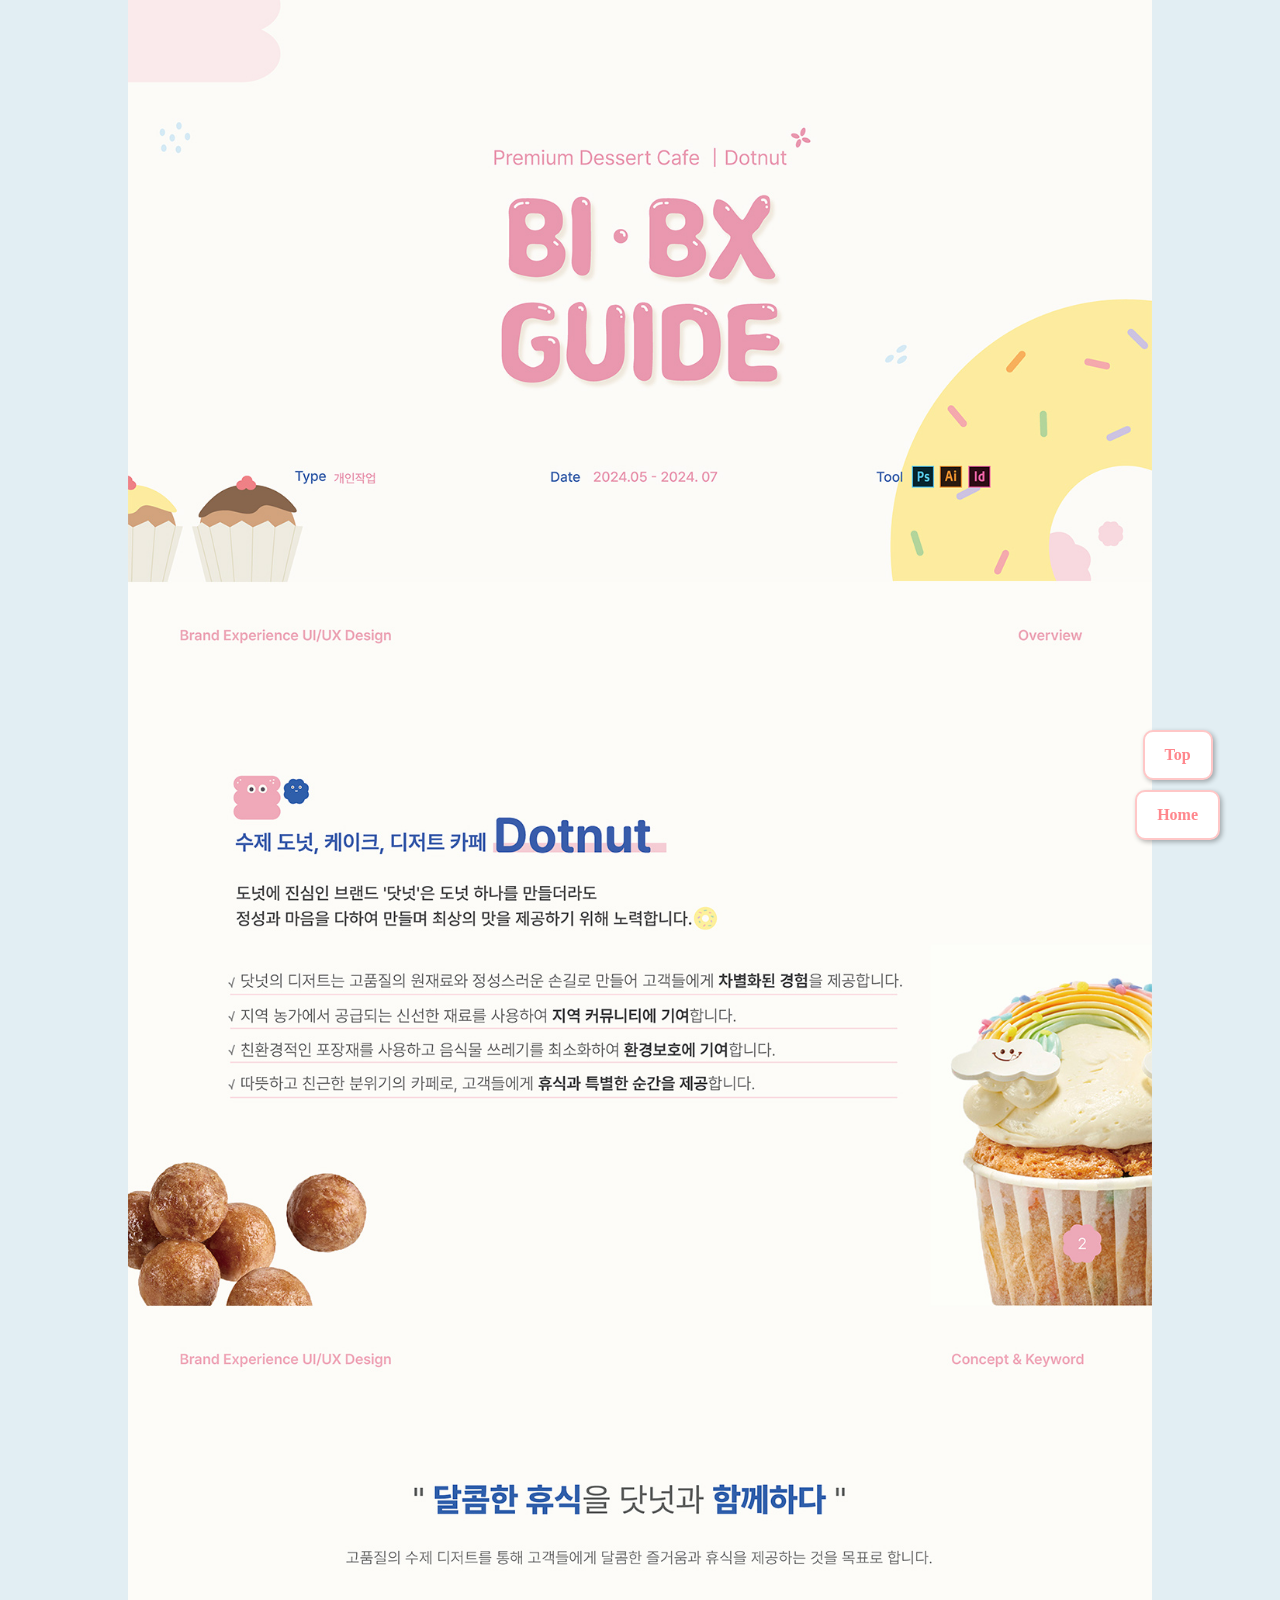
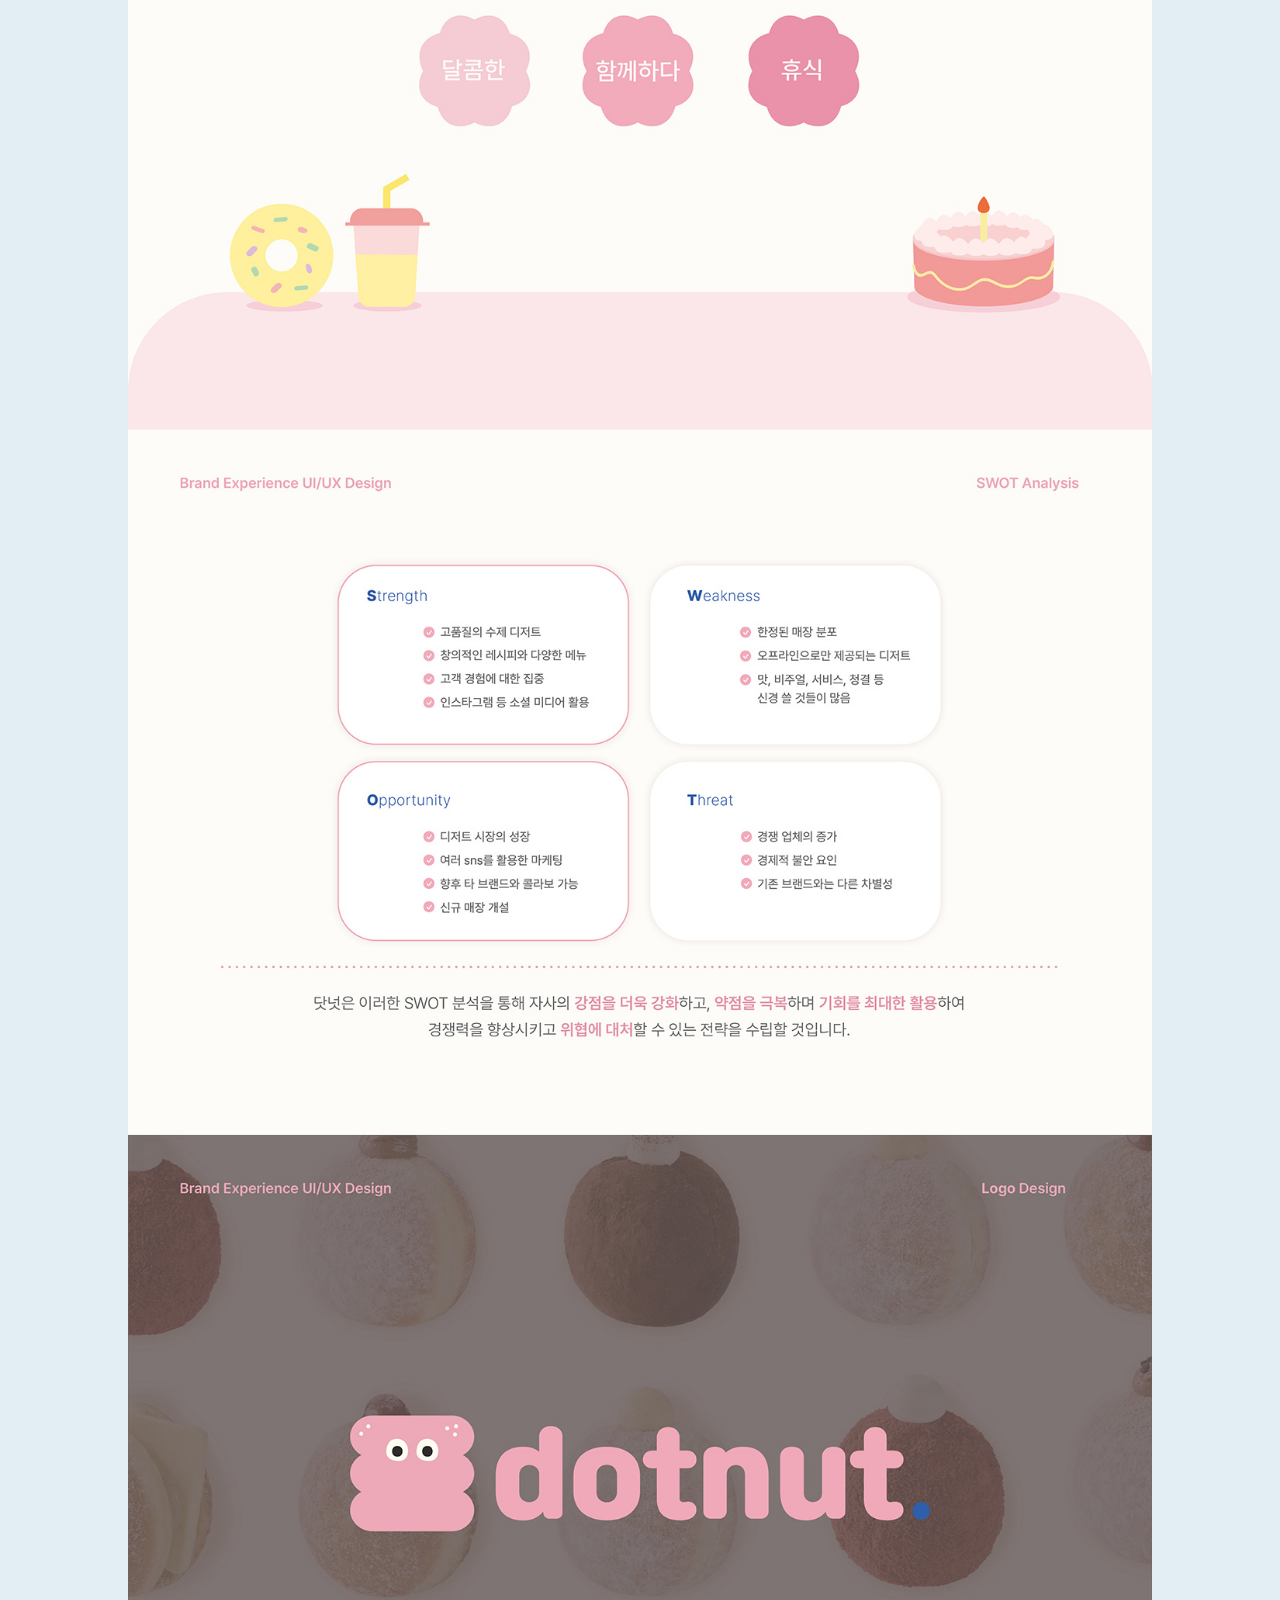
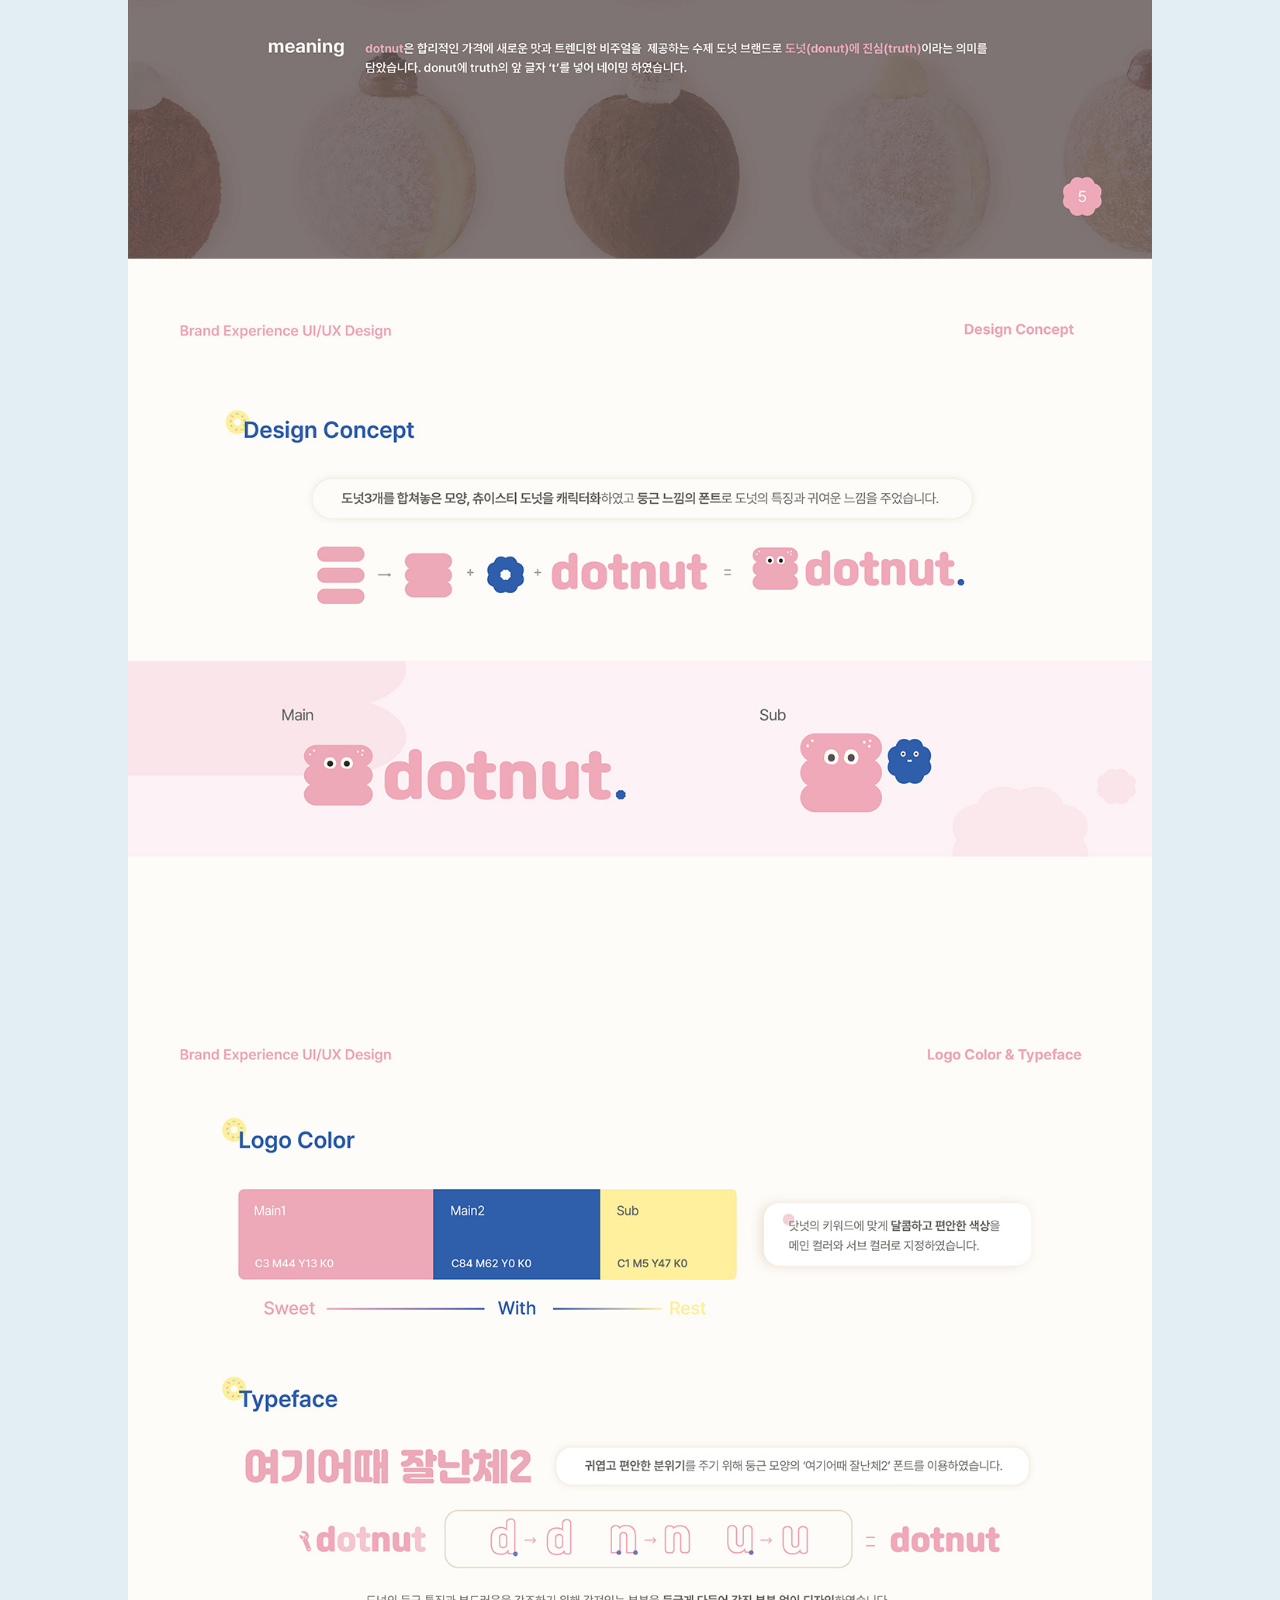
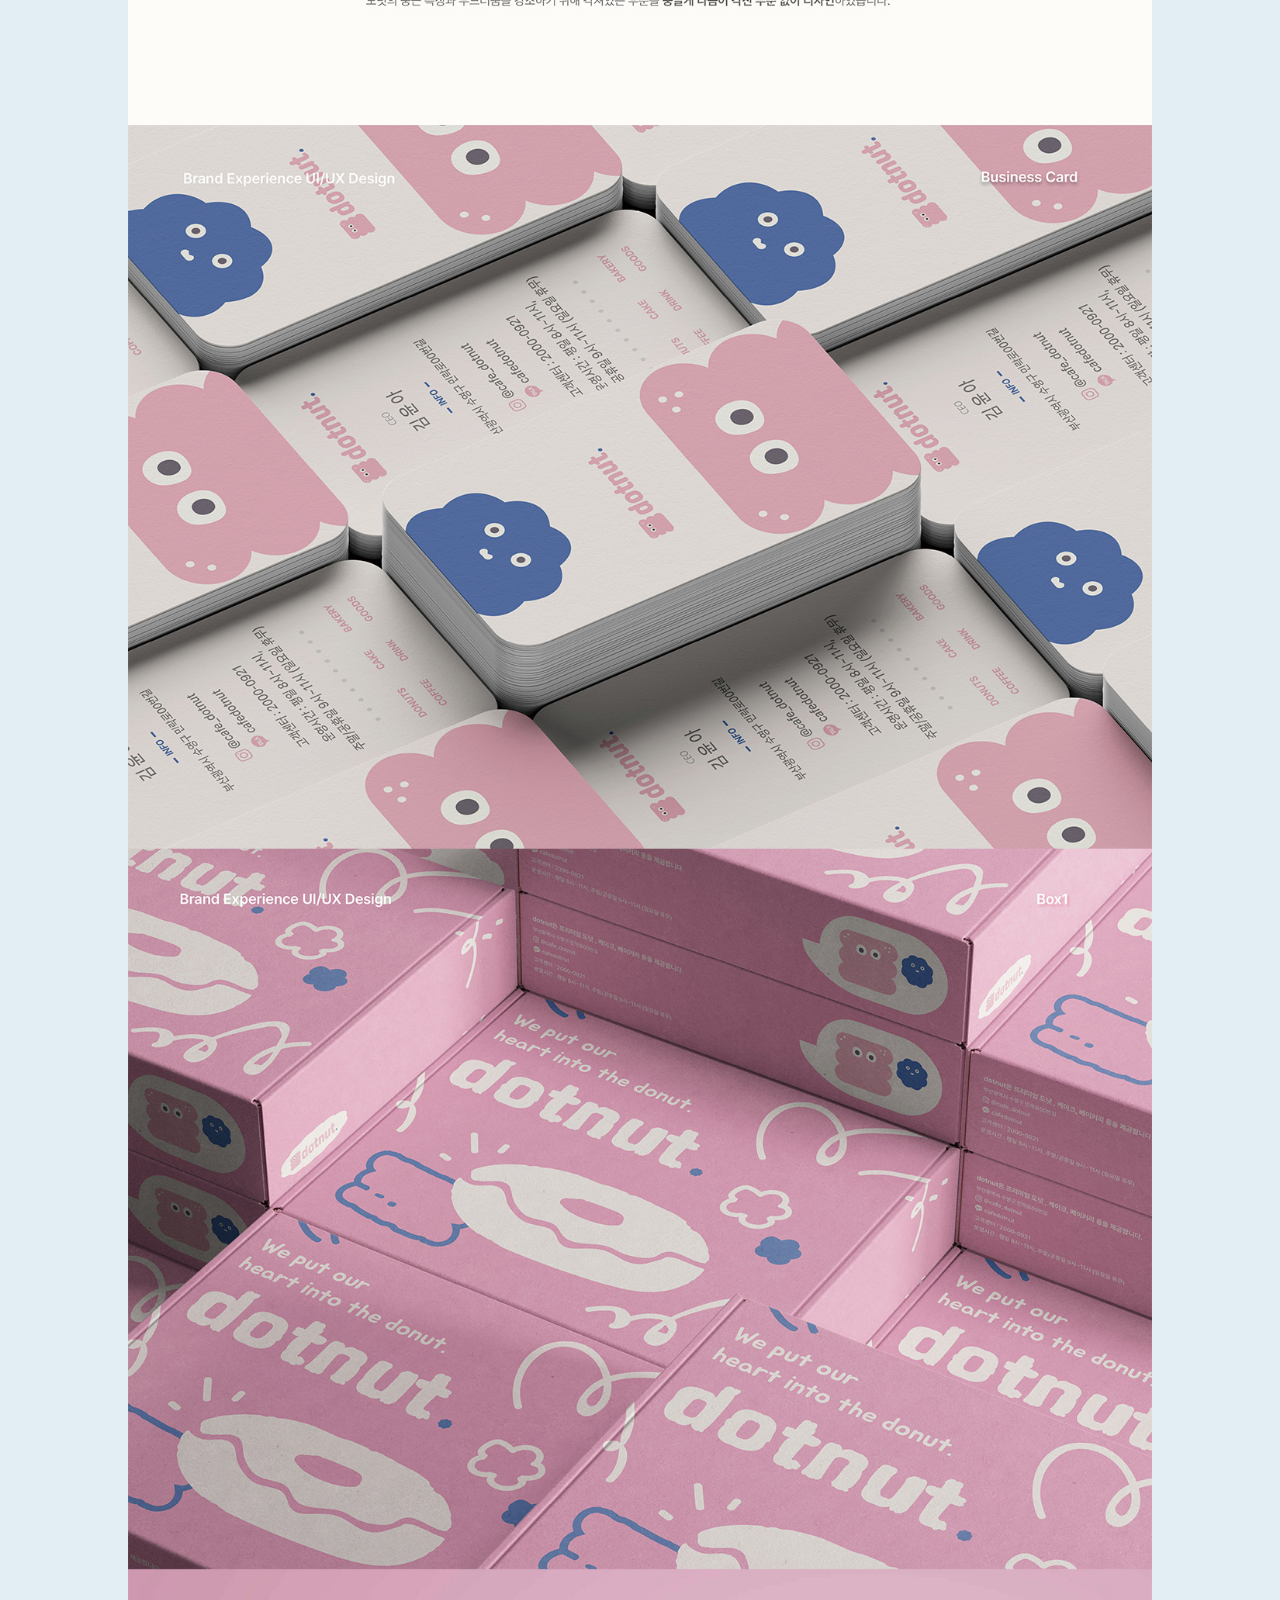
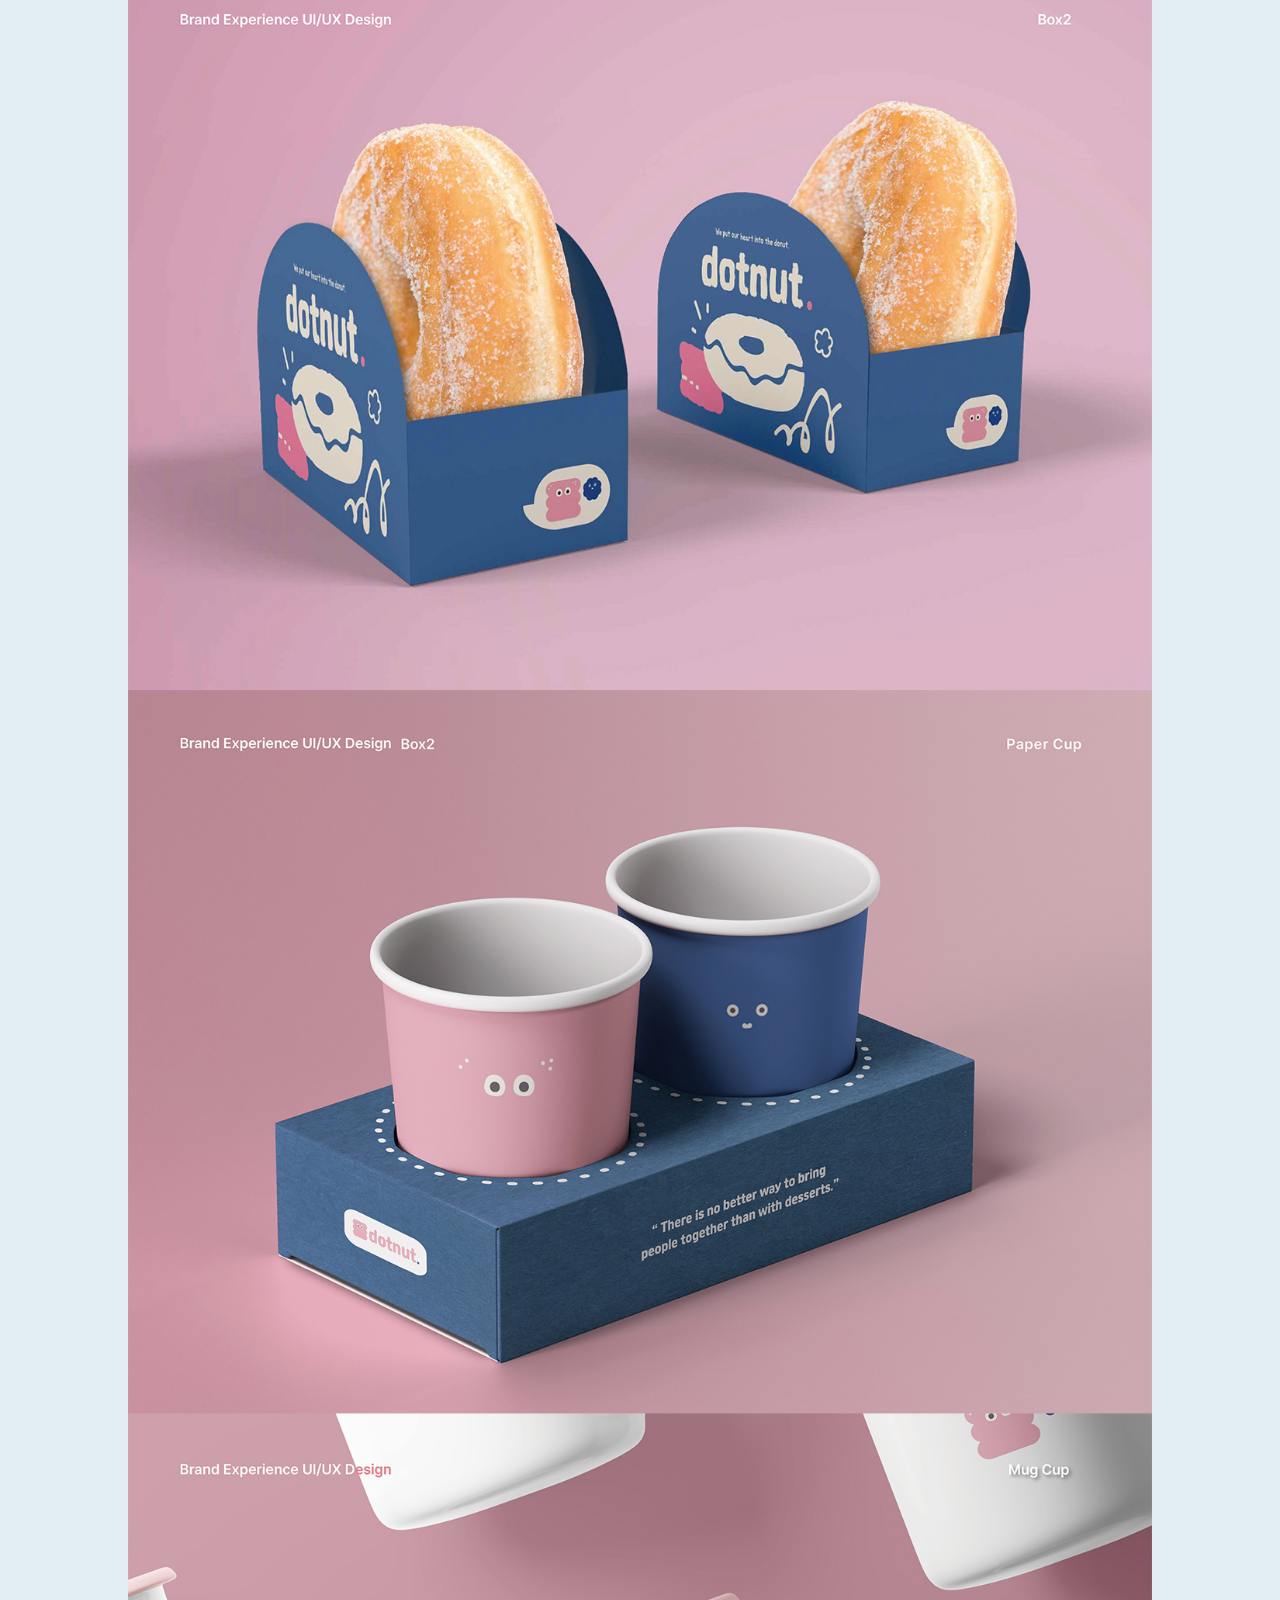
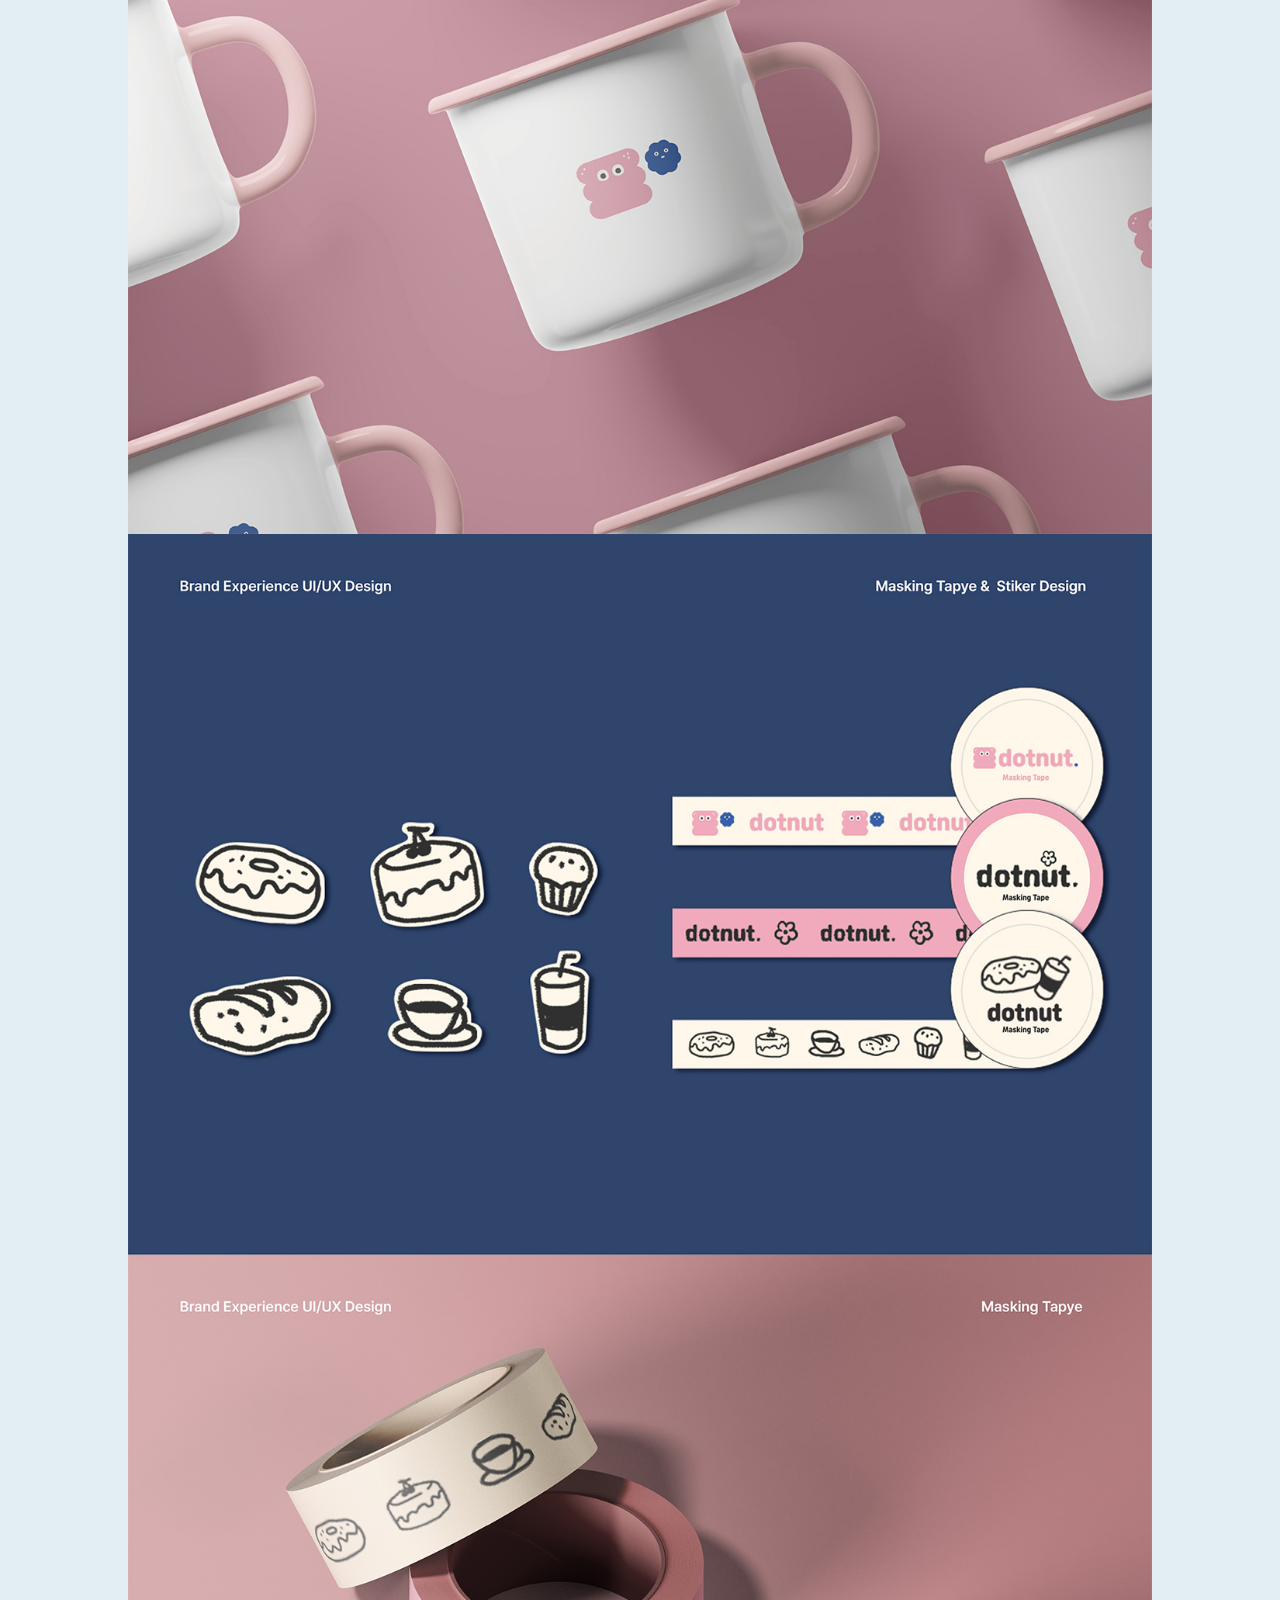
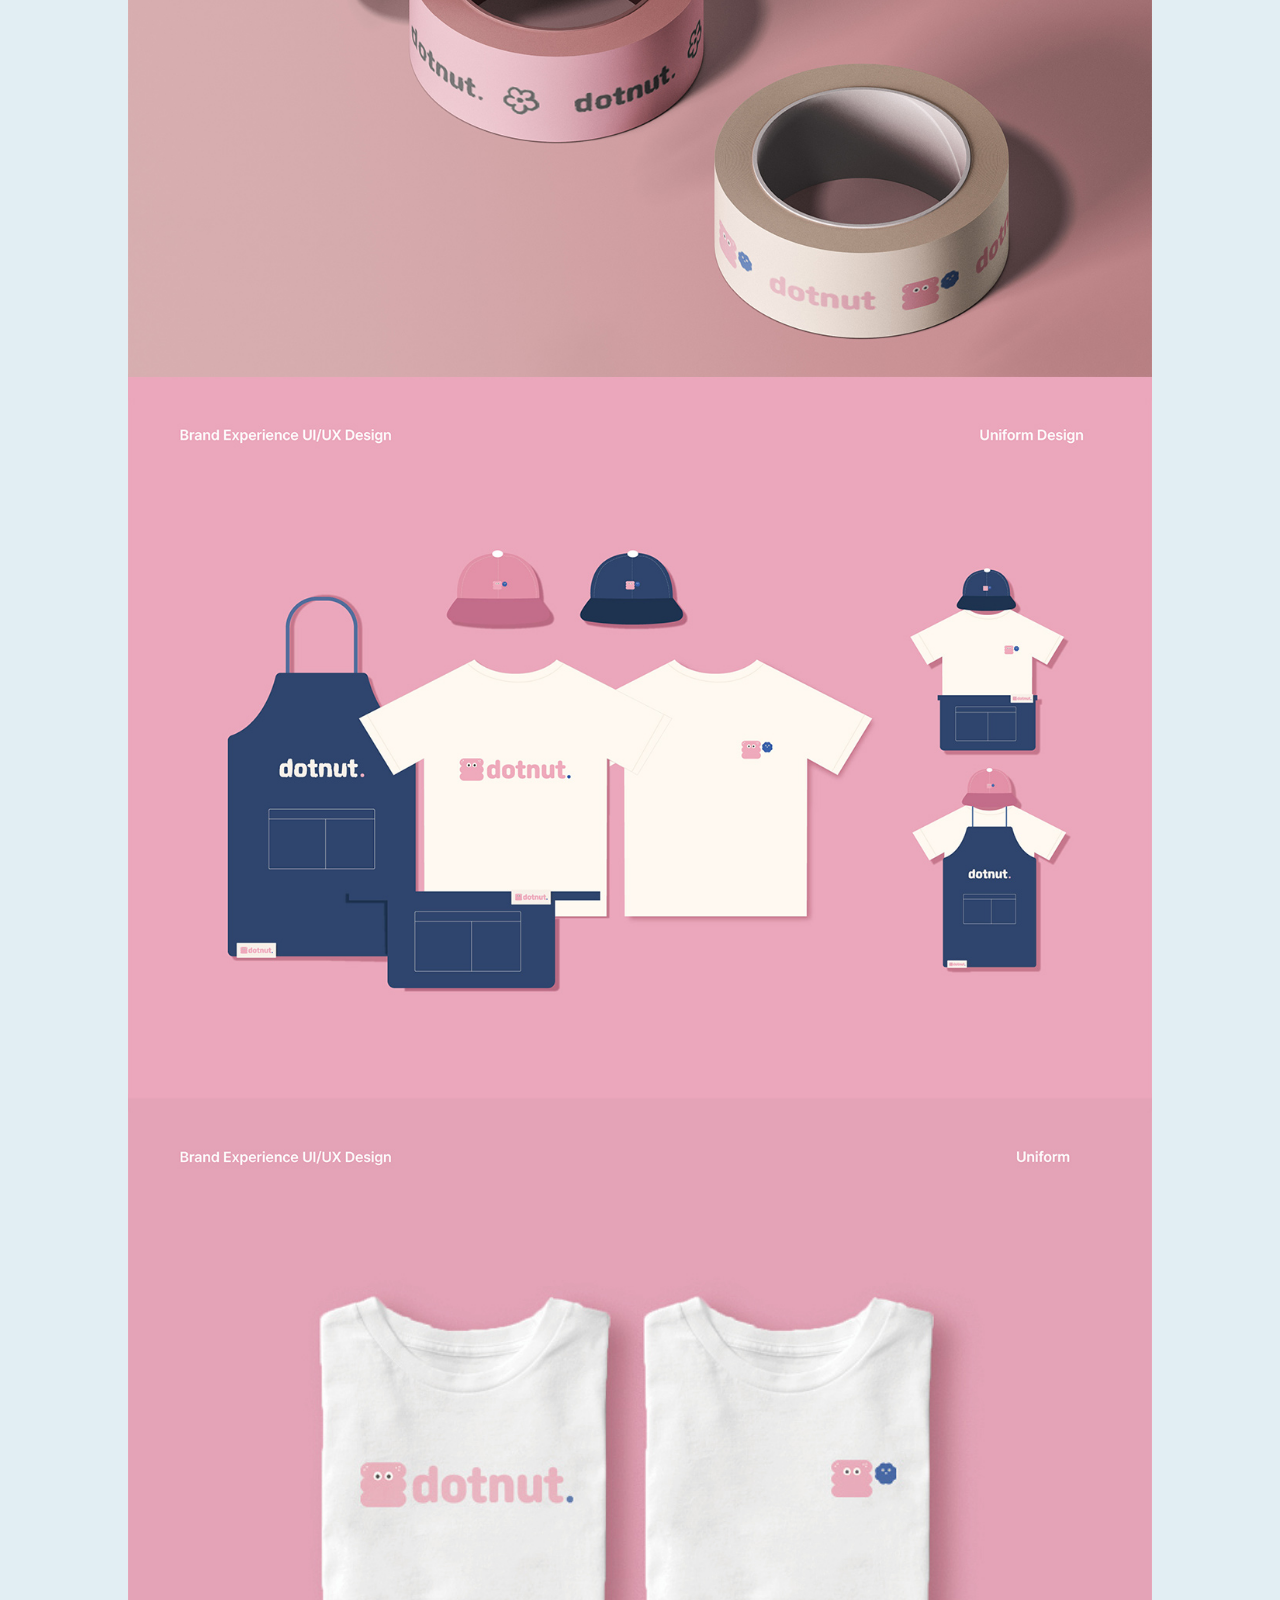
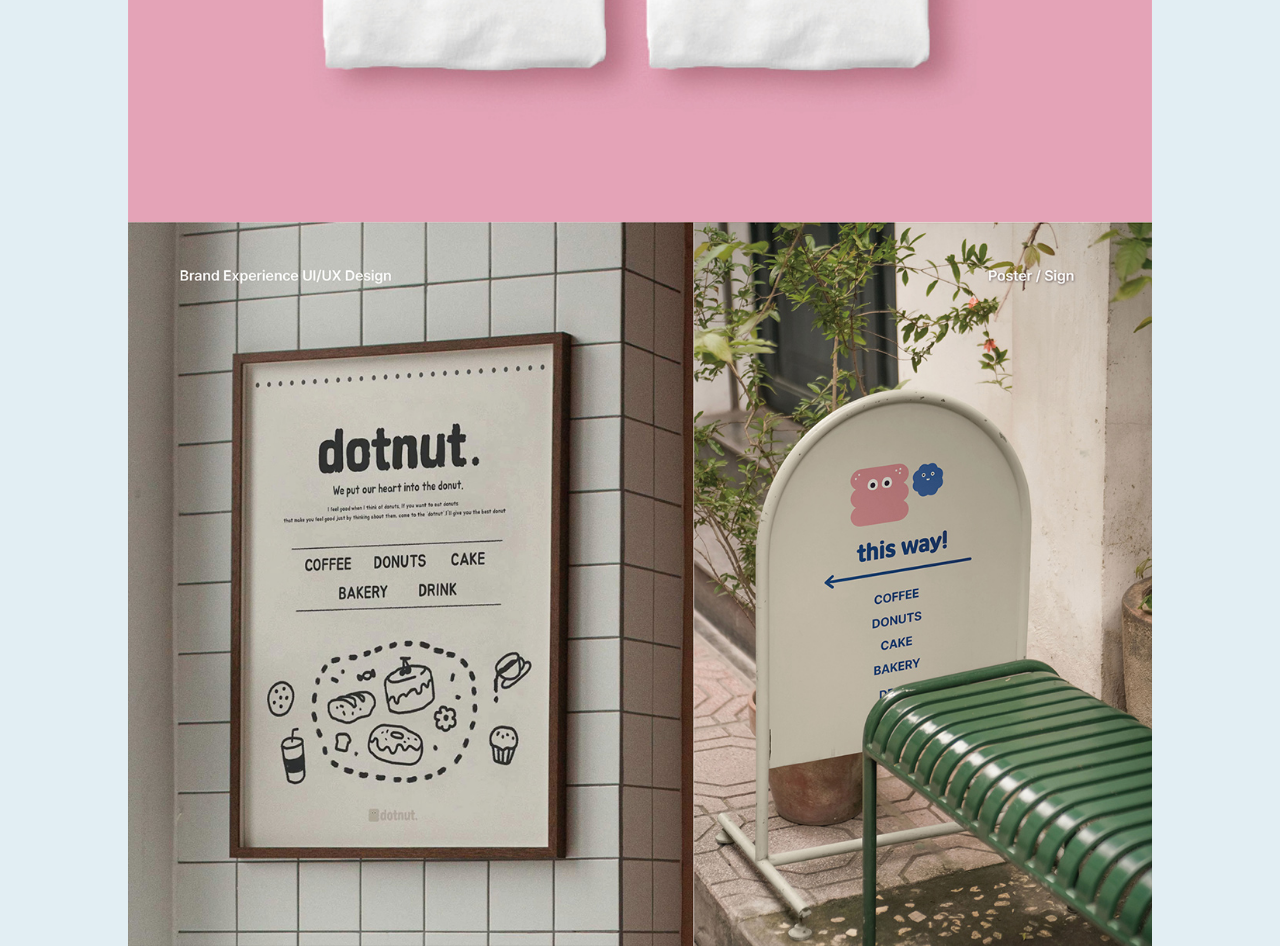
<file: guide/bi.html>
<!DOCTYPE html>
<html lang="ko">
<head>
    <meta charset="UTF-8">
    <meta http-equiv="X-UA-Compatible" content="IE=edge">
    <meta name="viewport" content="width=device-width, initial-scale=1">
    <title>Dotnut BI/BX</title>
    <link href="https://webfontworld.github.io/pretendard/Pretendard.css" rel="stylesheet">
    <link rel="stylesheet" href="./guide.css">
</head>
<body>
    <div class="brand1">
        <!-- bi 이미지 넣기(너비 1320px) -->
        <img src="./guide_img/1.jpg" alt="FA;MILY 표지">
        <img src="./guide_img/2.jpg" alt="OVERVIEW">
        <img src="./guide_img/3.jpg" alt="BRAND NAME">
        
        <!-- 버튼 -->
        <ul class="btn_1">
			<li><a href="#">Top</a></li>
			<li><a href="../index.html">Home</a></li>
		</ul>
    </div>
</body>
</html>
</file>
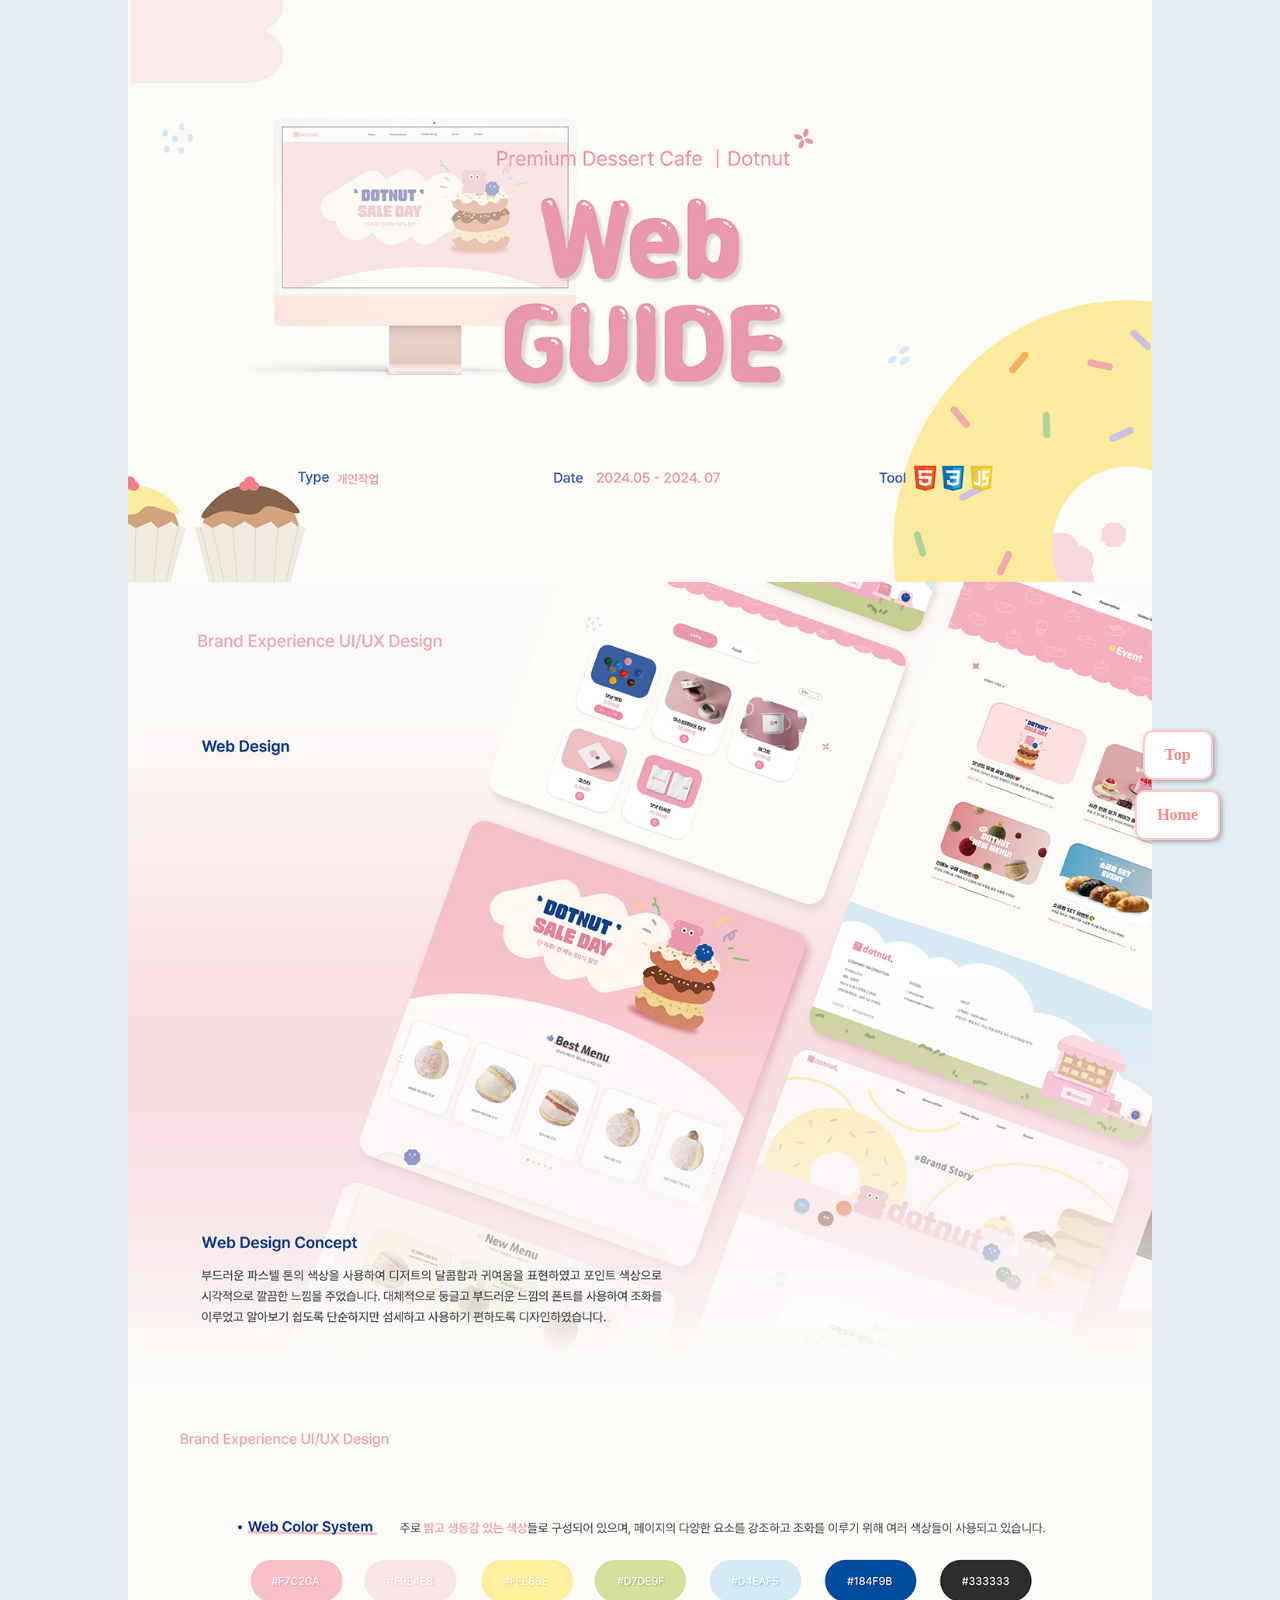
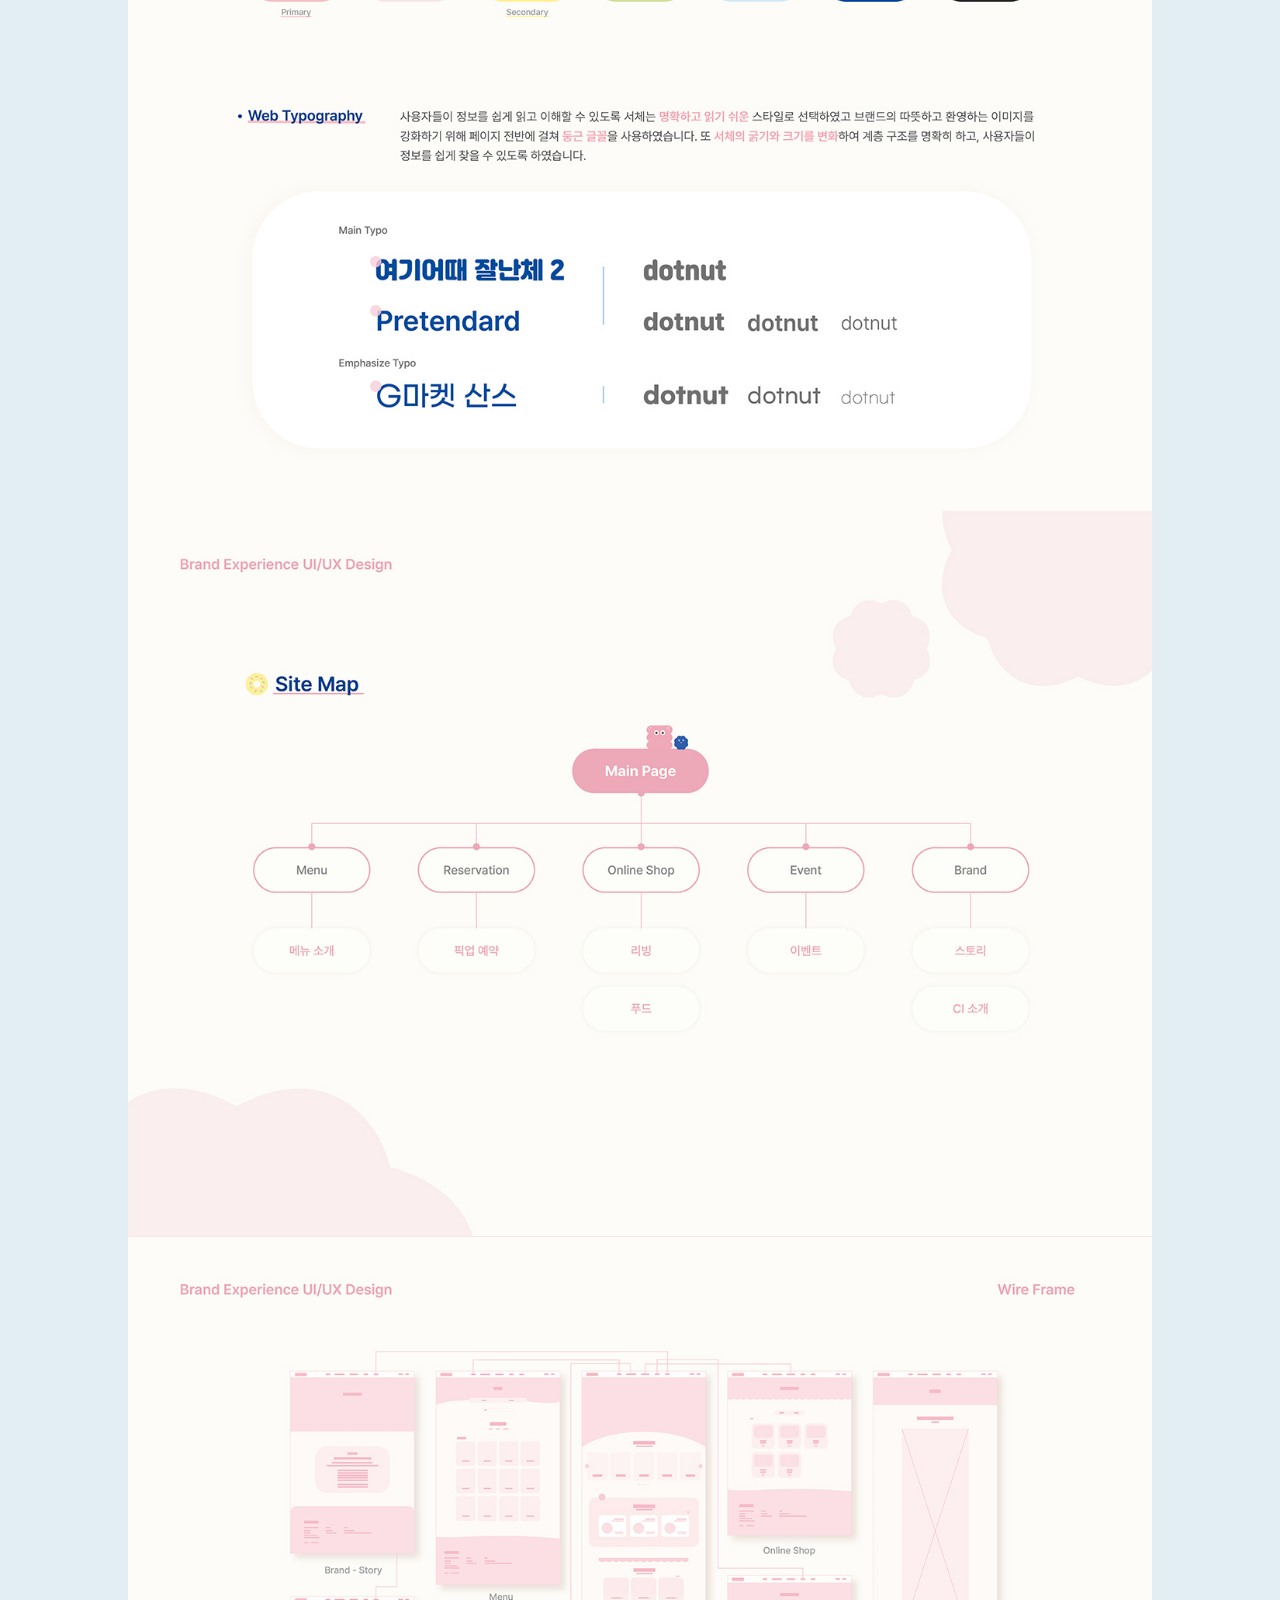
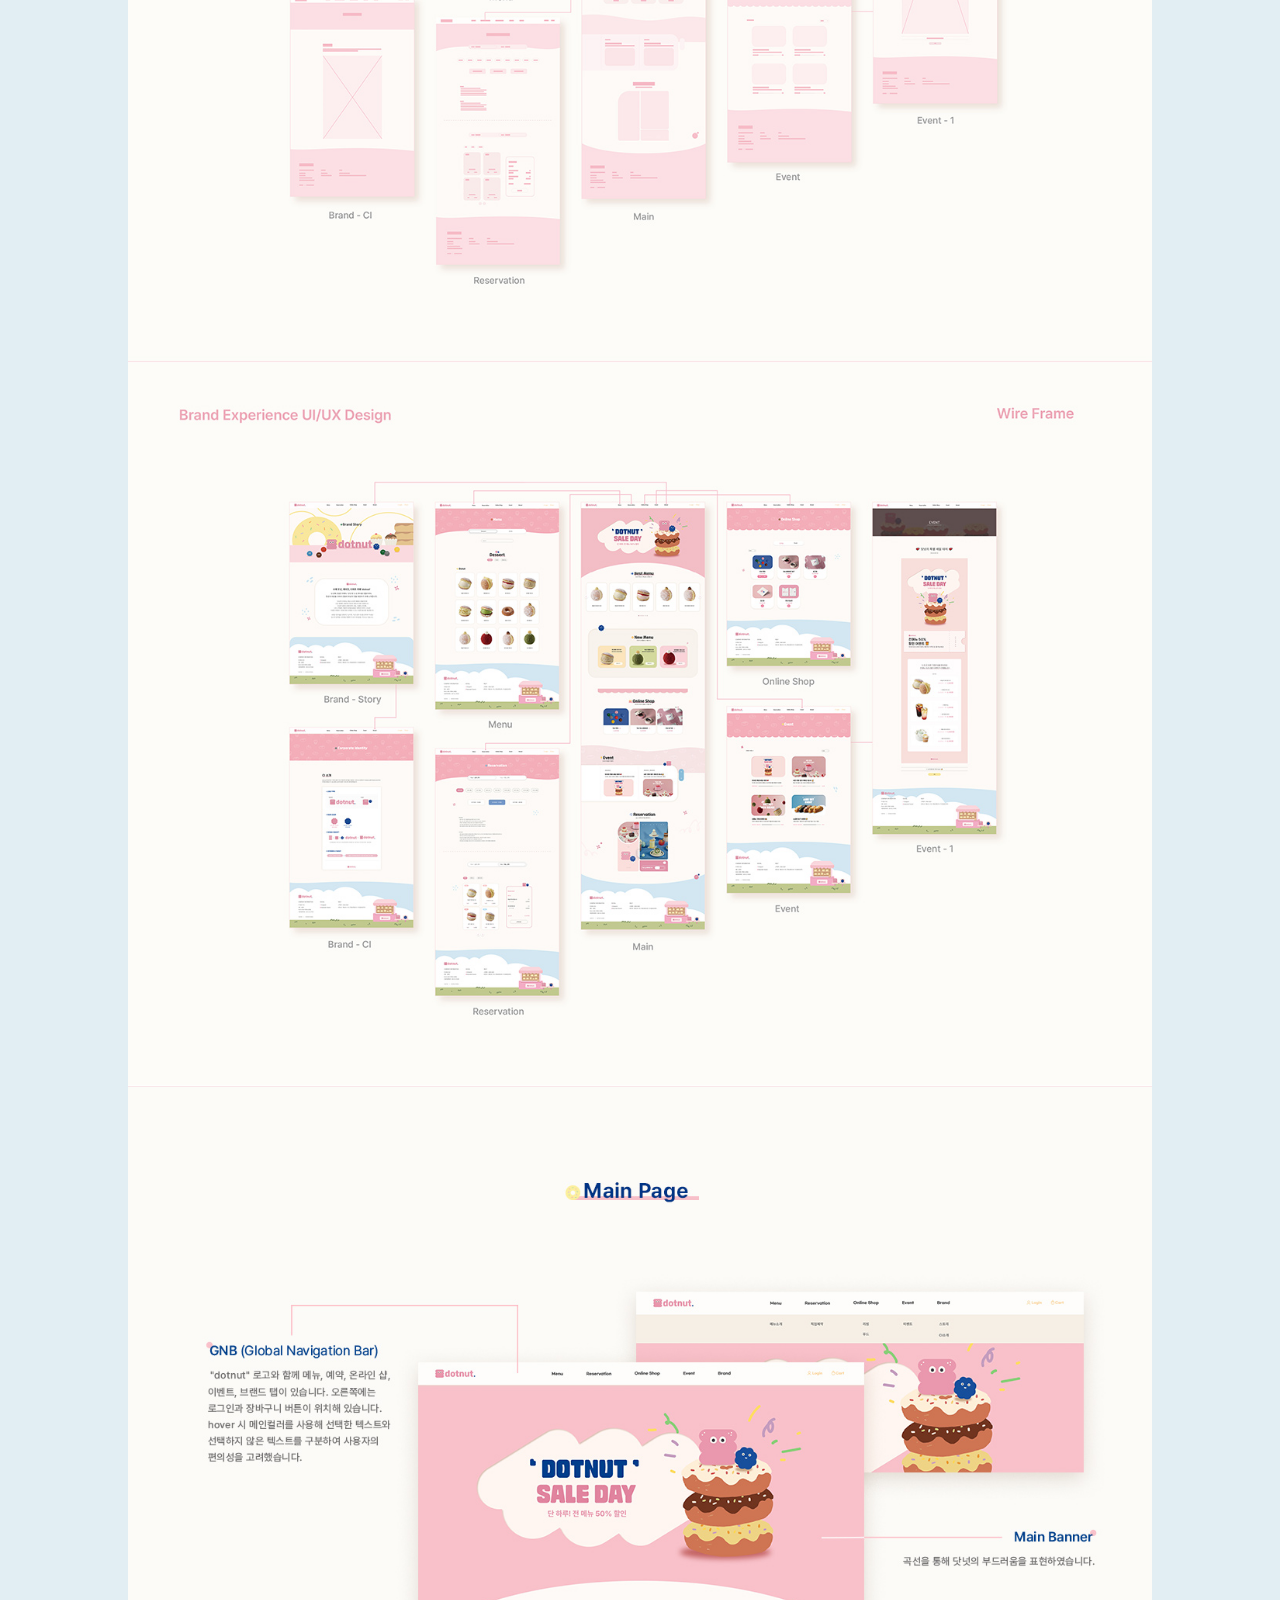
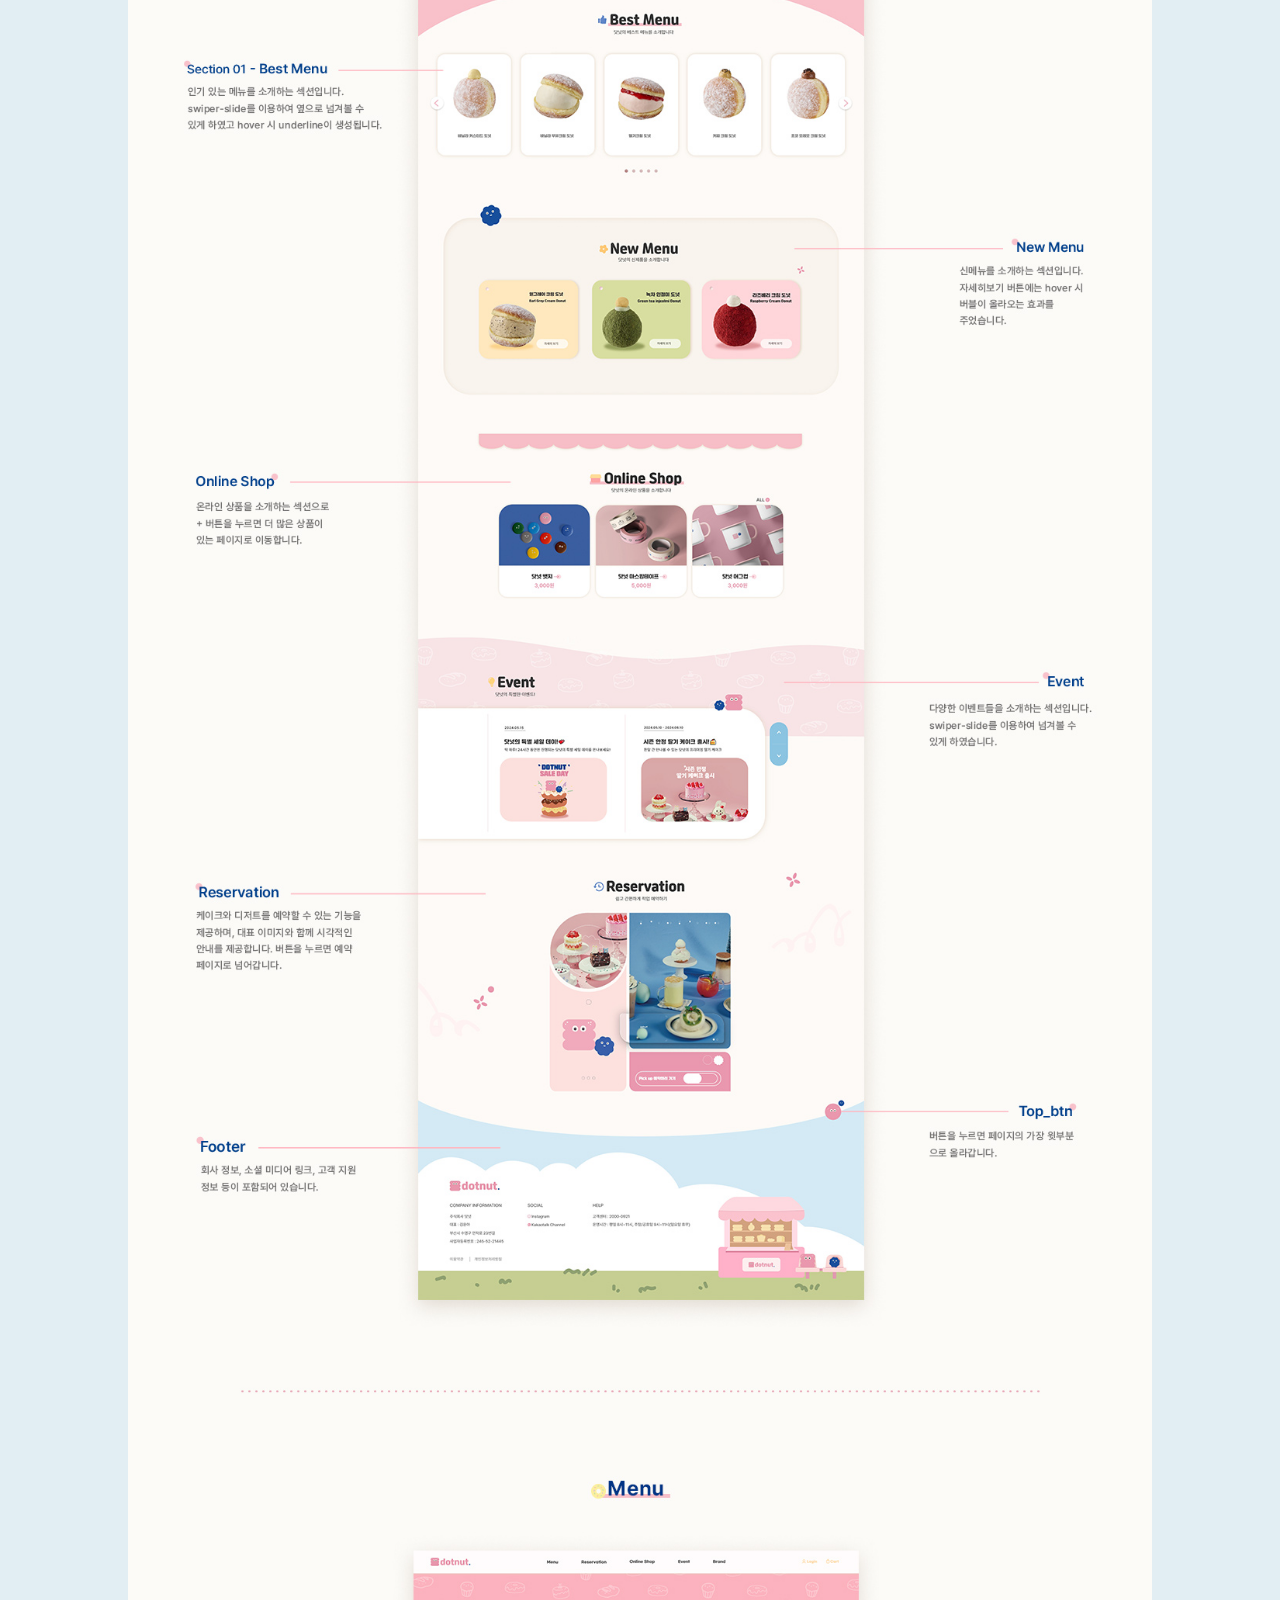
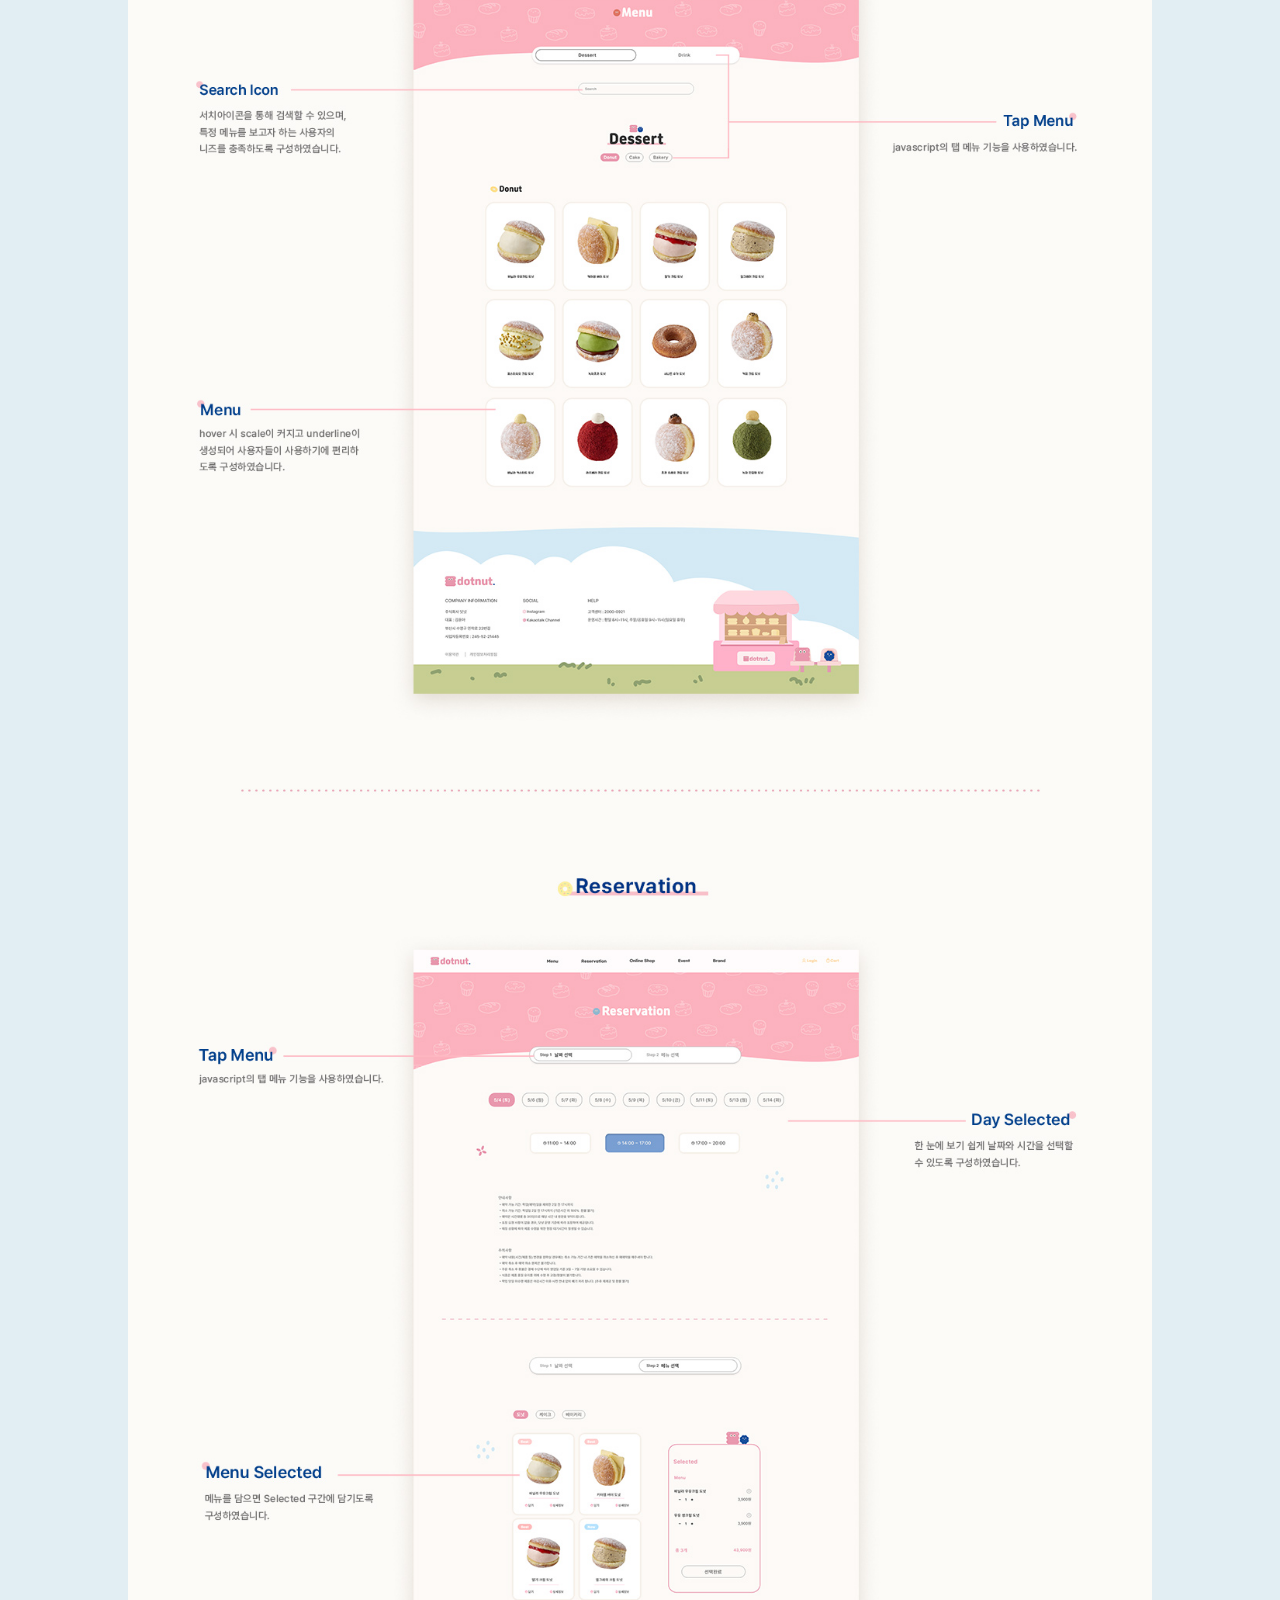
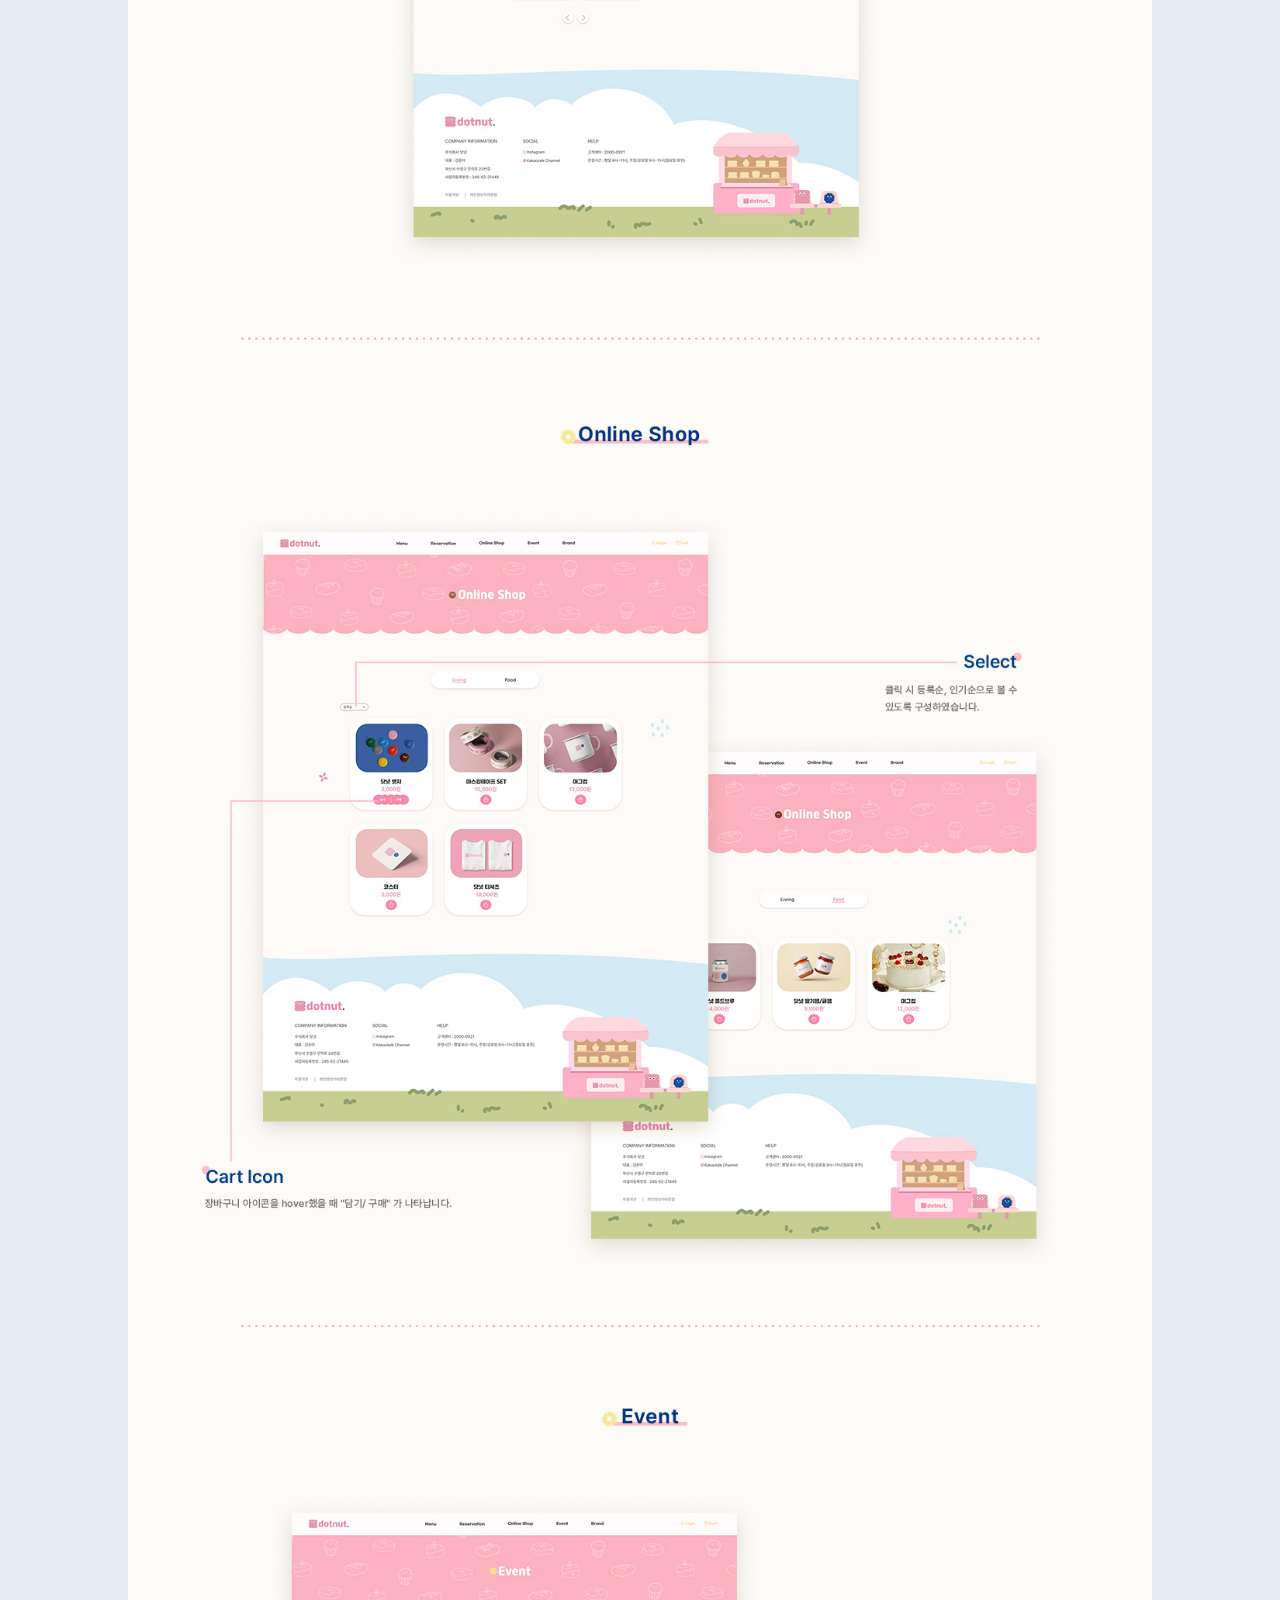
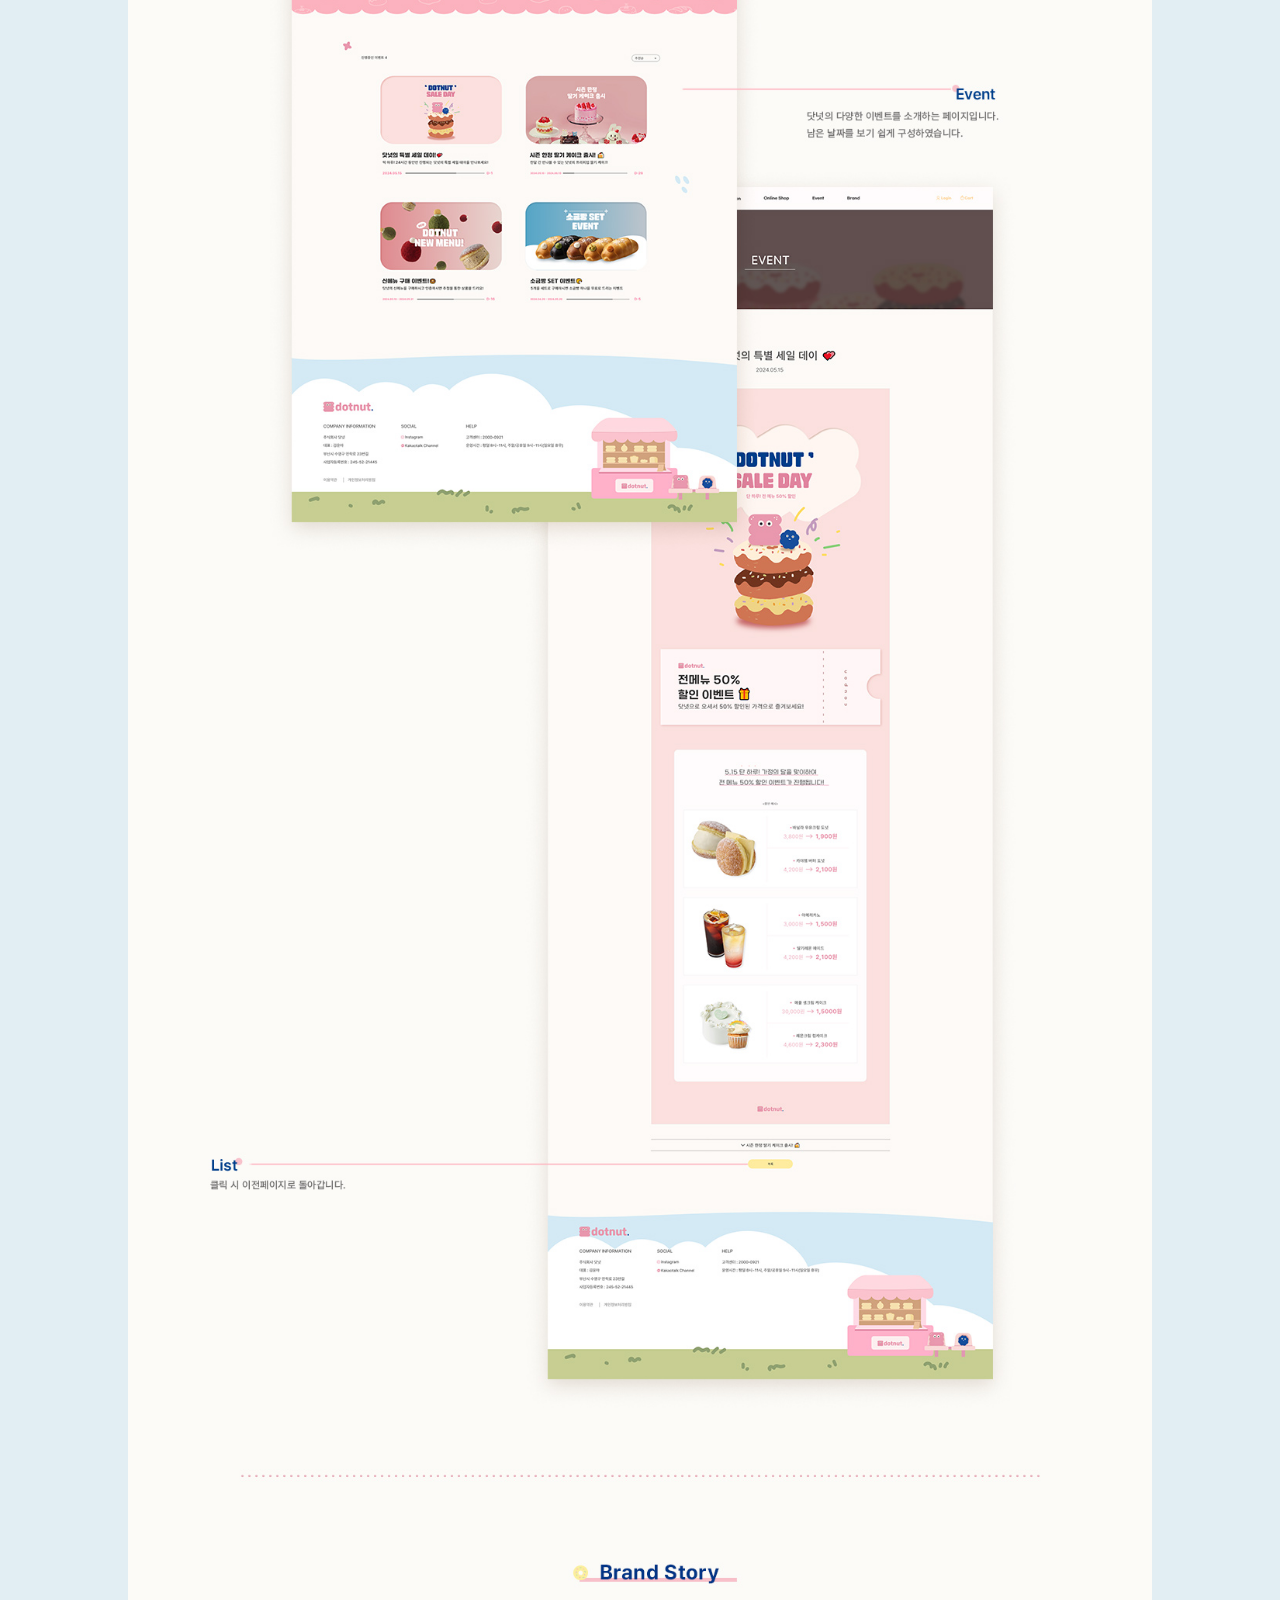
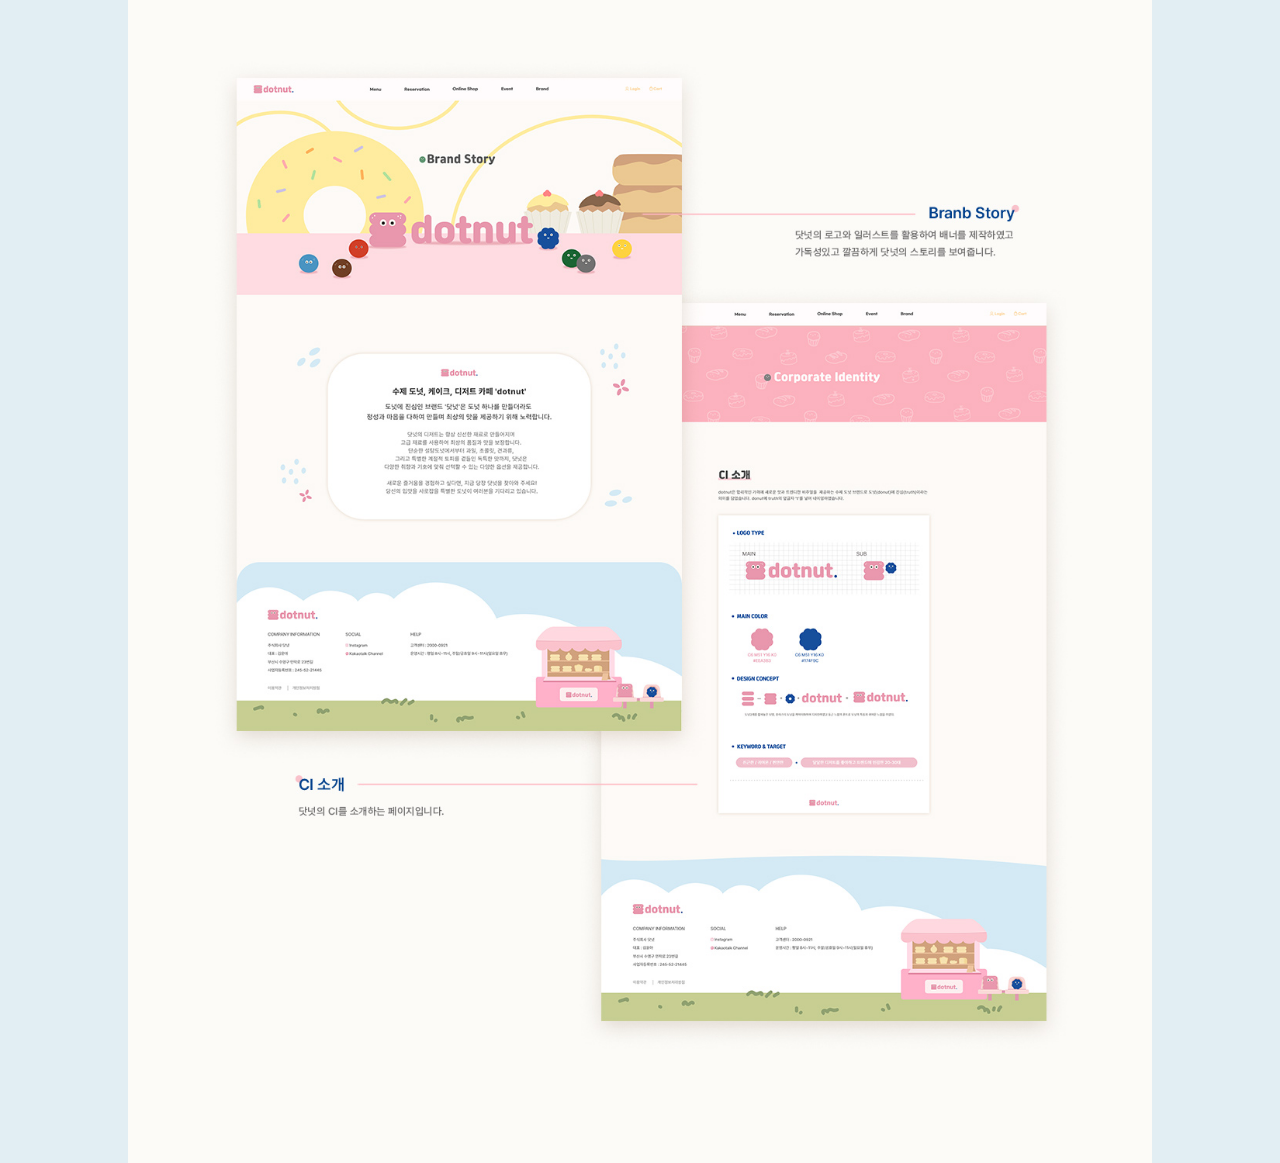
<file: guide/web.html>
<!DOCTYPE html>
<html lang="ko">
<head>
    <meta charset="UTF-8">
    <meta http-equiv="X-UA-Compatible" content="IE=edge">
    <meta name="viewport" content="width=device-width, initial-scale=1">
    <title>Dotnut Wed</title>
    <link href="https://webfontworld.github.io/pretendard/Pretendard.css" rel="stylesheet">
    <link rel="stylesheet" href="./guide.css">
</head>
<body>
    <div class="brand1">
        <img src="./guide_img/4.jpg" alt="웹가이드 앞표지">
        <img src="./guide_img/5.jpg" alt="웹디자인 컨셉, 폰트, 컬러">
        <img src="./guide_img/6.jpg" alt="웹 사이트맵">
        <img src="./guide_img/7.jpg" alt="와이어프레임">

        <!-- 버튼 -->
        <ul class="btn_1">
			<li><a href="#">Top</a></li>
			<li><a href="../index.html">Home</a></li>
		</ul>
    </div>
</body>
</html>
</file>
<file: guide/guide.css>
*{margin:0; padding:0;}
a{text-decoration:none;}
body{
    font-family: 'Pretendard';
    font-size: 16px;
    line-height: 26px;
}

/* 배경색상 */
.brand1{
    background-color: #e2eef3;
}

/* 이미지 크기 */
img{
    width: 80%;
	max-width:1320px;
    display: block;
    margin: auto;
}

/* 버튼 */
.btn_1 {
	list-style: none;
	position: fixed;
	bottom: 50px;
	right: 50px;
	text-align: center;
	z-index: 99;
}

.btn_1 li {
	margin: 10px;
}

.btn_1 li a {
	display: inline-block;
	padding: 10px 20px;
	border-radius: 10px;
	box-shadow: 2px 2px 5px rgba(0, 0, 0, 0.3);
	background: #fff;
	color: #ff878d;
	border: 2px solid #ffc7c7;
	font-weight: bold;
}

.btn_1 li a:hover{
	background-color: #ff878d;
	color: #fff;
}
</file>
